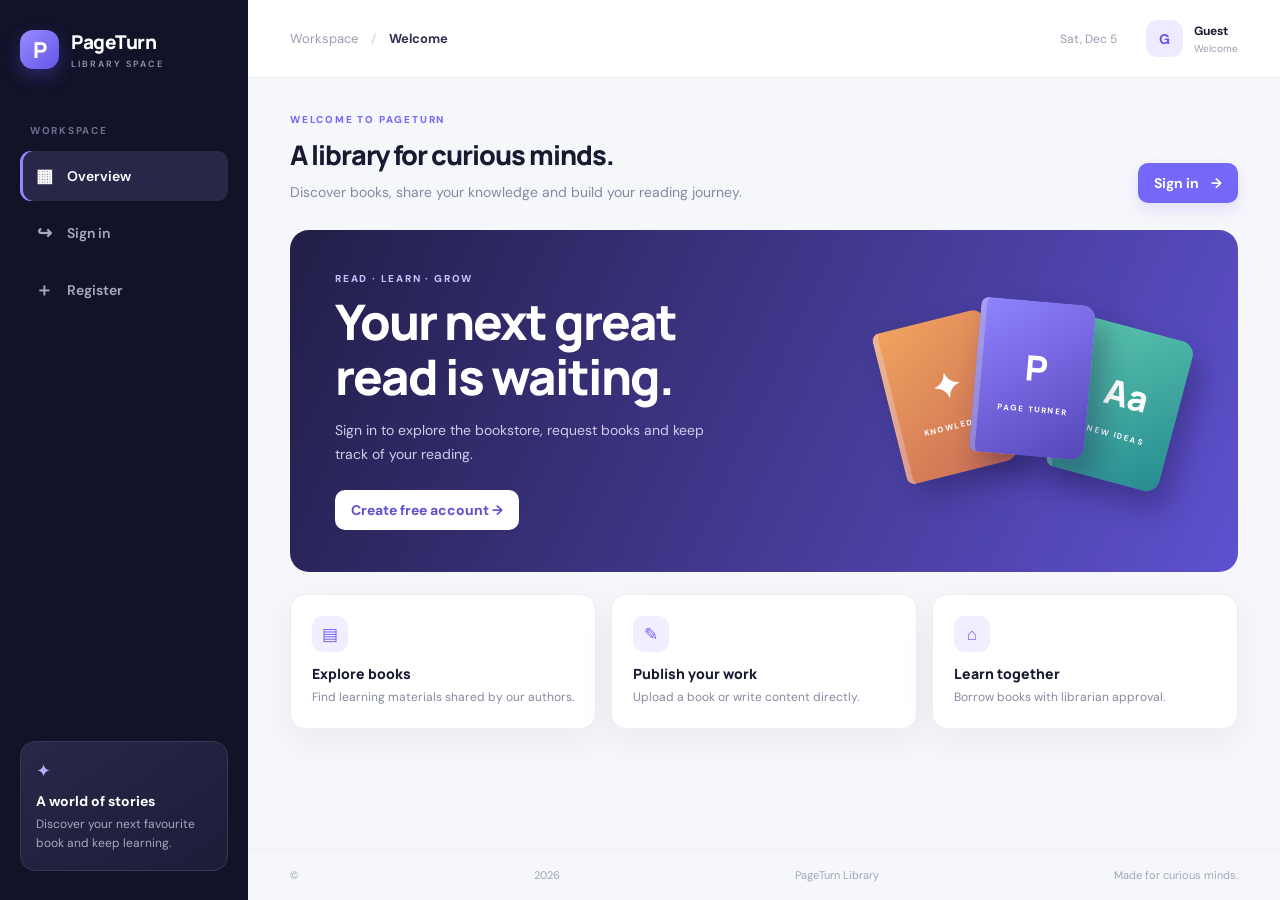
<file: index.html>
<!doctype html>
<html lang="en">
<head>
  <meta charset="utf-8"><meta name="viewport" content="width=device-width, initial-scale=1">
  <meta name="theme-color" content="#101326"><title>PageTurn — Library</title>
  <link rel="preconnect" href="https://fonts.googleapis.com"><link rel="preconnect" href="https://fonts.gstatic.com" crossorigin>
  <link href="https://fonts.googleapis.com/css2?family=DM+Sans:wght@400;500;600;700&family=Manrope:wght@500;600;700;800&display=swap" rel="stylesheet">
  <link rel="stylesheet" href="assets/css/style.css">
  <script src="assets/js/app.js" defer></script>
</head>
<body>
  <div class="app-shell">
    <aside class="sidebar" id="sidebar">
      <a class="brand" href="index.html"><span class="brand-mark">P</span><span>PageTurn<small>LIBRARY SPACE</small></span></a>
      <div class="side-label">WORKSPACE</div>
      <nav id="sideNav"><a class="nav-link active" href="#dashboard"><span>▦</span> Overview</a><a class="nav-link" href="#books"><span>▤</span> Bookstore</a><a class="nav-link" href="#activity"><span>◷</span> My activity</a></nav>
      <div class="sidebar-bottom"><div class="help-card"><span class="help-icon">✦</span><strong>A world of stories</strong><p>Discover your next favourite book and keep learning.</p></div><button class="logout-link" id="logoutBtn">↪ <span>Sign out</span></button></div>
    </aside>
    <main class="main-area">
      <header class="topbar"><button class="mobile-menu" id="menuBtn" aria-label="Open menu">☰</button><div class="breadcrumb">Workspace <span>/</span> <b id="crumb">Overview</b></div><div class="top-actions"><span class="today" id="today"></span><div class="avatar" id="avatar">G</div><div class="user-mini"><b id="topName">Guest</b><small id="topRole">Welcome</small></div></div></header>
      <section class="content" id="content"><div class="loading"><span class="spinner"></span> Loading your library...</div></section>
      <footer>© <span id="year"></span> PageTurn Library <span>Made for curious minds.</span></footer>
    </main>
  </div>
  <div class="toast" id="toast" role="status"></div>
  <dialog id="readDialog" class="read-dialog"><form method="dialog"><button class="dialog-close" aria-label="Close">×</button></form><div id="readContent"></div></dialog>
</body>
</html>
</file>
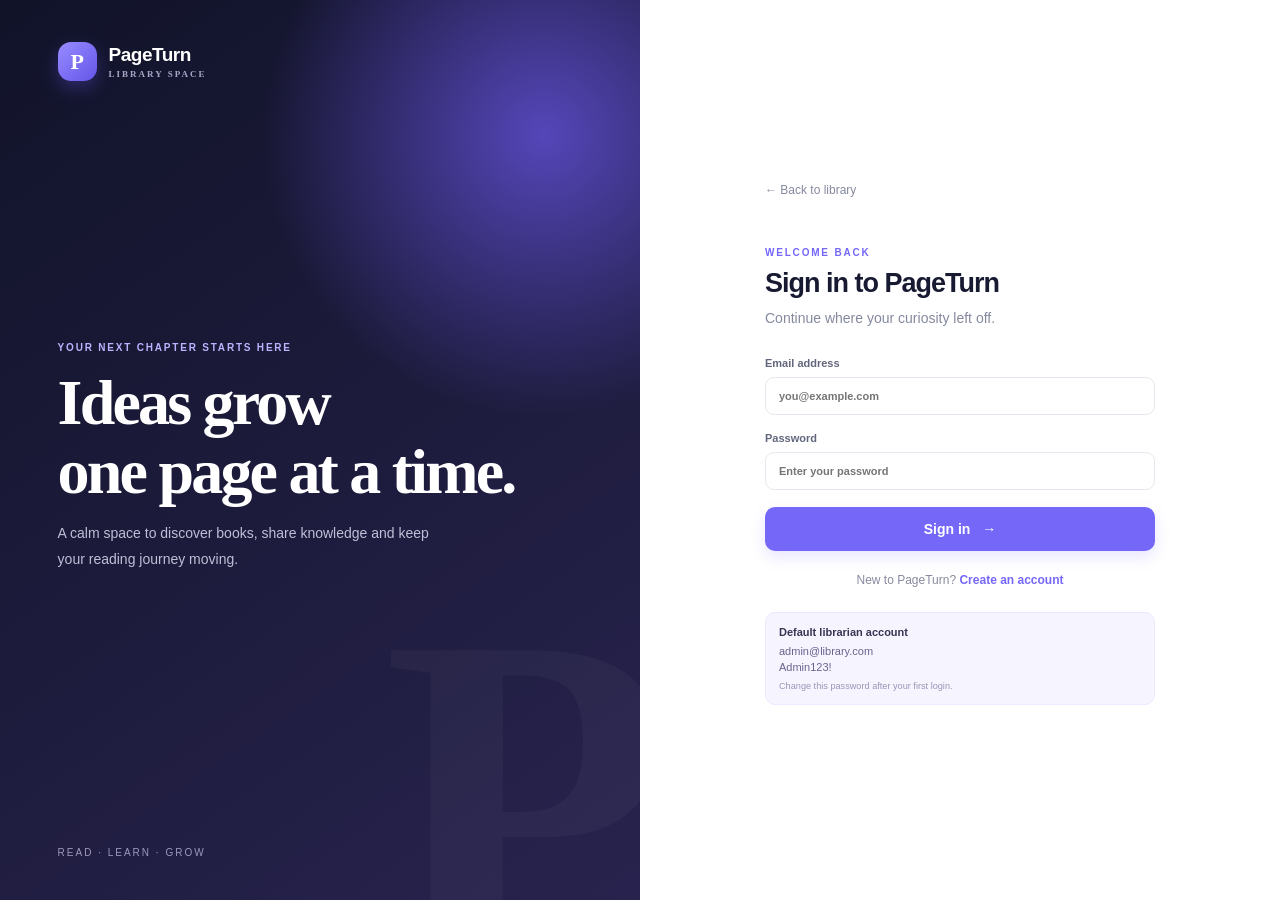
<file: login.html>
<!doctype html><html lang="en"><head><meta charset="utf-8"><meta name="viewport" content="width=device-width, initial-scale=1"><title>Sign in — PageTurn</title><link rel="stylesheet" href="assets/css/style.css"><script src="assets/js/app.js" defer></script></head><body class="auth-page"><main class="auth-layout"><section class="auth-art"><a class="brand light" href="index.html"><span class="brand-mark">P</span><span>PageTurn<small>LIBRARY SPACE</small></span></a><div><span class="eyebrow">YOUR NEXT CHAPTER STARTS HERE</span><h1>Ideas grow<br>one page at a time.</h1><p>A calm space to discover books, share knowledge and keep your reading journey moving.</p></div><span class="art-note">READ · LEARN · GROW</span></section><section class="auth-panel"><div class="auth-form-wrap"><a class="back-link" href="index.html">← Back to library</a><span class="eyebrow">WELCOME BACK</span><h2>Sign in to PageTurn</h2><p class="muted">Continue where your curiosity left off.</p><form id="loginForm" class="stack-form"><label>Email address<input type="email" name="email" placeholder="you@example.com" required></label><label>Password<input type="password" name="password" placeholder="Enter your password" required></label><button class="btn primary full" type="submit">Sign in <span>→</span></button></form><p class="switch-auth">New to PageTurn? <a href="register.html">Create an account</a></p><div class="admin-hint"><b>Default librarian account</b><span>admin@library.com</span><span>Admin123!</span><small>Change this password after your first login.</small></div><div class="form-message" id="formMessage"></div></div></section></main></body></html>
</file>
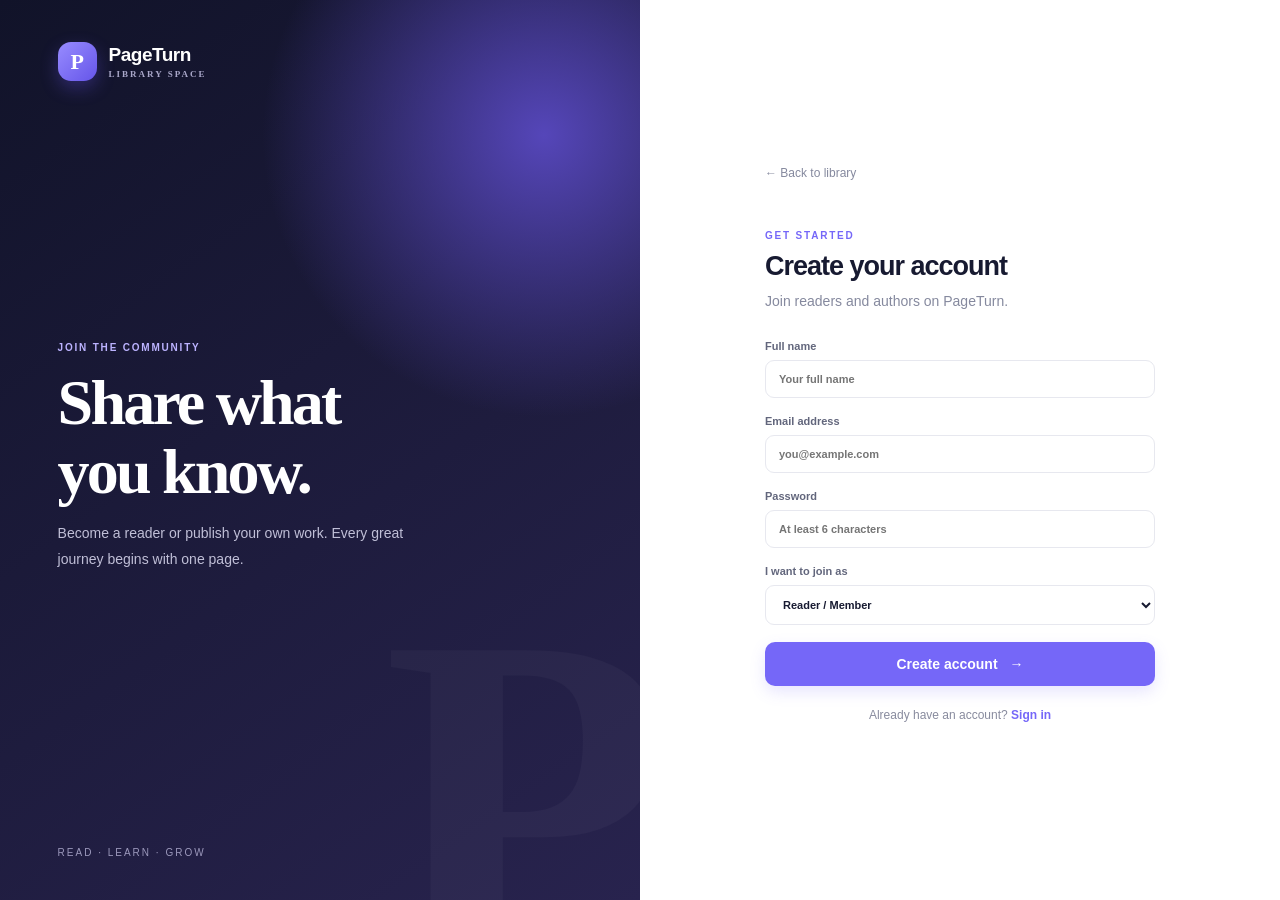
<file: register.html>
<!doctype html><html lang="en"><head><meta charset="utf-8"><meta name="viewport" content="width=device-width, initial-scale=1"><title>Create account — PageTurn</title><link rel="stylesheet" href="assets/css/style.css"><script src="assets/js/app.js" defer></script></head><body class="auth-page"><main class="auth-layout"><section class="auth-art"><a class="brand light" href="index.html"><span class="brand-mark">P</span><span>PageTurn<small>LIBRARY SPACE</small></span></a><div><span class="eyebrow">JOIN THE COMMUNITY</span><h1>Share what<br>you know.</h1><p>Become a reader or publish your own work. Every great journey begins with one page.</p></div><span class="art-note">READ · LEARN · GROW</span></section><section class="auth-panel"><div class="auth-form-wrap"><a class="back-link" href="index.html">← Back to library</a><span class="eyebrow">GET STARTED</span><h2>Create your account</h2><p class="muted">Join readers and authors on PageTurn.</p><form id="registerForm" class="stack-form"><label>Full name<input name="name" placeholder="Your full name" required maxlength="100"></label><label>Email address<input type="email" name="email" placeholder="you@example.com" required></label><label>Password<input type="password" name="password" placeholder="At least 6 characters" minlength="6" required></label><label>I want to join as<select name="role" required><option value="member">Reader / Member</option><option value="author">Author</option></select></label><button class="btn primary full" type="submit">Create account <span>→</span></button></form><p class="switch-auth">Already have an account? <a href="login.html">Sign in</a></p><div class="form-message" id="formMessage"></div></div></section></main></body></html>
</file>
<file: assets/css/style.css>
:root{--ink:#171a31;--muted:#85899e;--purple:#7567f8;--purple-dark:#5b4ce2;--bg:#f6f7fb;--line:#eceef4;--white:#fff;--green:#20a779;--orange:#e99a43;--red:#df626d;--shadow:0 12px 35px rgba(28,31,65,.055)}*{box-sizing:border-box}body{margin:0;background:var(--bg);color:var(--ink);font-family:'DM Sans',sans-serif;font-size:14px}button,input,textarea,select{font:inherit}button,a{-webkit-tap-highlight-color:transparent}a{color:inherit;text-decoration:none}.app-shell{min-height:100vh}.sidebar{position:fixed;inset:0 auto 0 0;width:248px;background:#111329;color:#fff;padding:29px 20px;display:flex;flex-direction:column;z-index:5}.brand{display:flex;align-items:center;gap:12px;font:800 19px Manrope,sans-serif;letter-spacing:-.5px}.brand small{display:block;color:#9295b2;font:600 9px 'DM Sans';letter-spacing:2px;margin-top:3px}.brand-mark{height:39px;width:39px;border-radius:13px;display:grid;place-items:center;background:linear-gradient(135deg,#988cff,#6555e9);font:800 22px Manrope;box-shadow:0 7px 18px #6555e955}.side-label{font-size:10px;letter-spacing:1.7px;color:#6e718e;font-weight:700;margin:54px 10px 14px}.sidebar nav{display:grid;gap:7px}.nav-link{padding:13px 14px;border-radius:11px;color:#a7a9c0;display:flex;gap:13px;align-items:center;font-weight:600;transition:.2s}.nav-link span{font-size:18px;width:20px;text-align:center}.nav-link:hover,.nav-link.active{background:#292747;color:#fff}.nav-link.active{box-shadow:inset 3px 0 #9589ff}.sidebar-bottom{margin-top:auto}.help-card{padding:17px 15px;background:linear-gradient(145deg,#282747,#1b1d39);border:1px solid #393756;border-radius:15px}.help-icon{color:#b7adff;font-size:18px}.help-card strong{display:block;margin:9px 0 5px}.help-card p{margin:0;color:#a7a8c0;font-size:12px;line-height:1.6}.logout-link{border:0;background:none;color:#aaaac0;padding:22px 10px 0;cursor:pointer;display:flex;gap:12px;font-weight:600}.main-area{margin-left:248px;min-height:100vh;display:flex;flex-direction:column}.topbar{height:78px;background:#fff;border-bottom:1px solid var(--line);display:flex;align-items:center;justify-content:space-between;padding:0 42px;position:sticky;top:0;z-index:4}.breadcrumb{color:#9a9caf;font-size:13px}.breadcrumb span{margin:0 10px;color:#d1d2dc}.breadcrumb b{color:#30334d;font-weight:700}.top-actions{display:flex;align-items:center;gap:11px}.today{font-size:12px;color:#9a9caf;margin-right:18px}.avatar{width:37px;height:37px;border-radius:12px;background:#eeeaff;color:#6758e8;display:grid;place-items:center;font-weight:800}.user-mini b,.user-mini small{display:block}.user-mini b{font-size:12px}.user-mini small{font-size:10px;color:#9a9caf;margin-top:3px;text-transform:capitalize}.content{width:min(1400px,100%);padding:35px 42px 48px;margin:0 auto;flex:1}footer{padding:18px 42px;color:#a1a4b4;font-size:11px;border-top:1px solid var(--line);display:flex;justify-content:space-between}.mobile-menu{display:none;border:0;background:none;font-size:20px;color:var(--ink)}.page-heading{display:flex;align-items:flex-end;justify-content:space-between;gap:20px;margin-bottom:27px}.eyebrow{font-size:10px;font-weight:800;letter-spacing:1.8px;color:var(--purple);display:block;margin-bottom:10px}.page-heading h1,.auth-form-wrap h2{font:800 27px Manrope,sans-serif;letter-spacing:-1px;margin:0 0 8px}.page-heading p,.muted{margin:0;color:var(--muted);line-height:1.6}.btn{border:0;border-radius:10px;padding:11px 16px;font-weight:700;cursor:pointer;transition:.2s;display:inline-flex;align-items:center;justify-content:center;gap:12px}.btn:hover{transform:translateY(-1px);filter:brightness(.98)}.primary{background:var(--purple);color:#fff;box-shadow:0 6px 15px #7567f82c}.primary:hover{background:var(--purple-dark)}.soft{background:#f0eeff;color:#695be8}.danger{background:#fff0f1;color:#d4515e}.success{background:#e8f8f1;color:#16875f}.small-btn{padding:7px 10px;font-size:11px;border-radius:8px}.stats-grid{display:grid;grid-template-columns:repeat(4,1fr);gap:16px;margin-bottom:26px}.stat-card{background:#fff;border:1px solid var(--line);border-radius:15px;padding:19px 20px;box-shadow:var(--shadow)}.stat-top{display:flex;align-items:center;justify-content:space-between;color:#85899e;font-size:12px}.stat-icon{width:36px;height:36px;border-radius:11px;background:#f0eeff;color:#7061f1;display:grid;place-items:center;font-size:17px}.stat-number{font:800 27px Manrope;margin-top:13px;letter-spacing:-1px}.stat-note{font-size:11px;color:#a1a4b4;margin-top:4px}.panel{background:#fff;border:1px solid var(--line);border-radius:15px;padding:21px;box-shadow:var(--shadow);margin-bottom:20px;min-width:0}.panel-head{display:flex;align-items:center;justify-content:space-between;gap:12px;margin-bottom:17px}.panel-head h3{font:800 15px Manrope;margin:0}.panel-head p{margin:5px 0 0;color:var(--muted);font-size:12px}.book-grid{display:grid;grid-template-columns:repeat(3,minmax(0,1fr));gap:17px}.book-card{border:1px solid var(--line);border-radius:14px;overflow:hidden;background:#fff;transition:.2s;min-width:0}.book-card:hover{transform:translateY(-3px);box-shadow:var(--shadow)}.book-cover{height:132px;background:linear-gradient(135deg,#29264d,#7364f2);display:flex;align-items:flex-end;padding:18px;color:#fff;position:relative;overflow:hidden}.book-cover:before,.book-cover:after{content:'';position:absolute;border:1px solid #ffffff22;border-radius:50%;width:190px;height:190px;right:-65px;top:-105px}.book-cover:after{width:130px;height:130px;right:-20px;top:-65px}.book-cover .cover-tag{font-size:9px;letter-spacing:1.5px;text-transform:uppercase;color:#dedaff;position:relative;z-index:1}.book-body{padding:15px}.book-body h4{font:800 14px Manrope;margin:0 0 6px;overflow-wrap:anywhere}.book-author{font-size:11px;color:var(--muted)}.book-desc{color:#777c91;font-size:12px;line-height:1.6;margin:12px 0;min-height:38px}.book-meta{display:flex;align-items:center;justify-content:space-between;color:#989bad;font-size:10px;padding-top:10px;border-top:1px solid var(--line)}.book-actions{display:flex;gap:7px;flex-wrap:wrap;margin-top:13px}.book-actions .btn{flex:1}.badge{display:inline-flex;padding:5px 9px;border-radius:30px;font-size:10px;font-weight:800;text-transform:capitalize}.badge.pending{background:#fff4e6;color:#c47a20}.badge.approved{background:#e7f8f0;color:#16875f}.badge.rejected{background:#fff0f1;color:#d4515e}.badge.returned{background:#f0eff5;color:#77788a}.table-wrap{overflow:auto}table{border-collapse:collapse;width:100%;white-space:nowrap}th{text-align:left;font-size:10px;text-transform:uppercase;letter-spacing:1px;color:#9a9caf;font-weight:800;padding:11px 12px;border-bottom:1px solid var(--line)}td{padding:13px 12px;border-bottom:1px solid #f1f2f6;font-size:12px;color:#555970}tr:last-child td{border-bottom:0}.empty{padding:30px 15px;text-align:center;color:#999caf;font-size:13px}.empty strong{display:block;color:#41445c;margin-bottom:5px}.toolbar{display:flex;gap:10px;align-items:center;flex-wrap:wrap;margin-bottom:18px}.search{border:1px solid var(--line);border-radius:10px;padding:11px 13px;min-width:230px;background:#fff;outline:none}.search:focus,input:focus,textarea:focus,select:focus{border-color:#a59cff!important;box-shadow:0 0 0 3px #7567f81c}.form-grid{display:grid;grid-template-columns:1fr 1fr;gap:13px}.field{display:grid;gap:7px}.field.full-field{grid-column:1/-1}.field label,.stack-form label{font-size:11px;color:#62667c;font-weight:700}.field input,.field textarea,.field select,.stack-form input,.stack-form select{width:100%;padding:12px 13px;border:1px solid #e7e8ef;border-radius:9px;background:#fff;outline:none;color:var(--ink)}.field textarea{min-height:110px;resize:vertical}.field small{color:#9a9caf;font-size:10px}.form-actions{display:flex;justify-content:flex-end;margin-top:15px}.two-col{display:grid;grid-template-columns:1.35fr 1fr;gap:19px}.loading{padding:90px;text-align:center;color:#8c8fa3}.spinner{display:inline-block;width:19px;height:19px;border:2px solid #e3e1ff;border-top-color:var(--purple);border-radius:50%;animation:spin .8s linear infinite;vertical-align:middle;margin-right:9px}@keyframes spin{to{transform:rotate(360deg)}}.toast{position:fixed;right:25px;bottom:25px;background:#22243c;color:#fff;padding:13px 18px;border-radius:11px;box-shadow:0 12px 30px #15162e35;z-index:20;opacity:0;transform:translateY(10px);pointer-events:none;transition:.25s;max-width:min(400px,calc(100vw - 35px));font-size:13px}.toast.show{opacity:1;transform:translateY(0)}.read-dialog{border:0;border-radius:17px;width:min(700px,calc(100% - 30px));max-height:85vh;padding:30px;box-shadow:0 20px 80px #15162e55}.read-dialog::backdrop{background:#101326aa;backdrop-filter:blur(4px)}.dialog-close{float:right;border:0;background:#f2f1fa;border-radius:50%;width:32px;height:32px;font-size:21px;cursor:pointer}.reader-text{white-space:pre-wrap;line-height:1.9;color:#555970;font-size:14px}.reader-title{font:800 24px Manrope;margin:12px 0}.auth-page{background:#fff;min-height:100vh}.auth-layout{min-height:100vh;display:grid;grid-template-columns:1fr 1fr}.auth-art{background:radial-gradient(circle at 85% 15%,#5546b9 0,transparent 30%),linear-gradient(145deg,#111329,#28234e);padding:42px 9%;color:#fff;display:flex;flex-direction:column;justify-content:space-between;position:relative;overflow:hidden}.auth-art:after{content:'P';position:absolute;font:800 470px Manrope;color:#ffffff08;right:-30px;bottom:-170px}.brand.light small{color:#aaa8ca}.auth-art>div{max-width:470px;position:relative;z-index:1}.auth-art h1{font:800 clamp(38px,5vw,65px)/1.08 Manrope;letter-spacing:-2.8px;margin:15px 0}.auth-art p{color:#c0bfd7;line-height:1.8;max-width:390px}.auth-art .eyebrow{color:#bcb3ff}.art-note{font-size:10px;letter-spacing:2px;color:#9c99bc}.auth-panel{display:grid;place-items:center;padding:45px 25px}.auth-form-wrap{width:min(390px,100%)}.auth-form-wrap h2{font-size:27px}.back-link{display:inline-block;color:#85899e;font-size:12px;margin-bottom:50px}.stack-form{display:grid;gap:17px;margin-top:28px}.stack-form label{display:grid;gap:8px}.full{width:100%;padding:14px}.switch-auth{text-align:center;color:#888b9e;font-size:12px;margin-top:22px}.switch-auth a{color:var(--purple);font-weight:800}.admin-hint{background:#f6f5ff;border:1px solid #eceaff;border-radius:10px;padding:13px;margin-top:25px;display:grid;gap:4px;font-size:11px;color:#69618e}.admin-hint b{color:#393452;margin-bottom:3px}.admin-hint small{color:#9a94b7;margin-top:4px}.form-message{margin-top:14px;color:#d4515e;font-size:12px}.form-message.ok{color:#16875f}
@media(max-width:1100px){.stats-grid{grid-template-columns:repeat(2,1fr)}.book-grid{grid-template-columns:repeat(2,minmax(0,1fr))}.content{padding:28px}.topbar{padding:0 28px}.two-col{grid-template-columns:1fr}}
@media(max-width:700px){.sidebar{transform:translateX(-100%);transition:.25s;width:250px}.sidebar.open{transform:translateX(0);box-shadow:20px 0 50px #11132940}.main-area{margin-left:0}.mobile-menu{display:block}.topbar{height:65px;padding:0 17px;gap:10px}.breadcrumb{margin-right:auto;font-size:11px}.today,.user-mini{display:none}.content{padding:25px 16px 35px}.page-heading{align-items:flex-start;flex-direction:column}.page-heading h1{font-size:23px}.stats-grid{gap:10px}.stat-card{padding:14px}.stat-number{font-size:23px}.book-grid{grid-template-columns:1fr}.book-cover{height:110px}.panel{padding:15px}.form-grid{grid-template-columns:1fr}.field.full-field{grid-column:auto}footer{padding:15px 17px;font-size:10px}.auth-layout{grid-template-columns:1fr}.auth-art{min-height:260px;padding:25px 8%}.auth-art h1{font-size:39px;margin:8px 0}.auth-art p{font-size:12px}.art-note{display:none}.auth-panel{padding:38px 24px}.back-link{margin-bottom:30px}.read-dialog{padding:22px}.toolbar .search{width:100%;min-width:0}}
.hero-guest{background:linear-gradient(115deg,#211e47,#5e51cf);border-radius:19px;padding:42px 45px;color:#fff;display:flex;align-items:center;justify-content:space-between;min-height:300px;overflow:hidden;position:relative;margin:10px 0 22px}.hero-guest>div:first-child{max-width:460px;position:relative;z-index:1}.hero-guest .eyebrow{color:#c8c1ff}.hero-guest h2{font:800 clamp(32px,4vw,49px)/1.12 Manrope;letter-spacing:-2px;margin:0 0 13px}.hero-guest p{color:#d0cdec;line-height:1.7;max-width:390px;margin-bottom:23px}.hero-graphic{width:330px;height:220px;position:relative;flex-shrink:0}.floating-book{position:absolute;width:115px;height:155px;border-radius:8px 14px 14px 8px;box-shadow:12px 15px 28px #17133c55;display:flex;flex-direction:column;justify-content:center;align-items:center;font:800 35px Manrope;color:#fff;border-left:6px solid #ffffff55}.floating-book small{font:700 8px 'DM Sans';letter-spacing:1.5px;margin-top:12px}.book-one{background:linear-gradient(145deg,#f0a35e,#c96b55);left:25px;top:28px;transform:rotate(-14deg)}.book-two{background:linear-gradient(145deg,#8f83ff,#5546b9);left:112px;top:10px;transform:rotate(5deg);z-index:2}.book-three{background:linear-gradient(145deg,#5ac4ad,#278b91);left:200px;top:36px;transform:rotate(15deg)}.guest-links{display:grid;grid-template-columns:repeat(3,1fr);gap:15px}.guest-links .panel{margin:0}.guest-links h3{font:800 14px Manrope;margin:12px 0 5px}.guest-links p{color:var(--muted);font-size:12px;line-height:1.6;margin:0}.collection-row,.member-row{display:flex;align-items:center;gap:11px;padding:11px 0;border-bottom:1px solid #f0f1f5}.collection-row:last-child,.member-row:last-child{border:0}.mini-cover{width:39px;height:45px;border-radius:7px;background:#efedff;color:#7465ee;display:grid;place-items:center;font-size:18px}.collection-info{flex:1;min-width:0}.collection-info b,.collection-info small,.member-row b,.member-row small{display:block}.collection-info b,.member-row b{font-size:12px}.collection-info small,.member-row small{font-size:10px;color:#9a9caf;margin-top:4px}.collection-row>strong{font:800 13px Manrope}.collection-row>strong small{font:500 10px 'DM Sans';color:#999}.member-row .avatar{width:33px;height:33px;border-radius:10px}.table-sub{display:block;color:#9a9caf;font-size:10px;margin-top:4px}.inline-actions{display:flex;align-items:center;gap:5px}.days-input{width:54px;border:1px solid var(--line);border-radius:7px;padding:7px;font-size:11px}.hero-guest .btn{background:#fff;color:#5e51cf;box-shadow:none}
@media(max-width:700px){.hero-guest{padding:28px 22px;min-height:280px}.hero-graphic{opacity:.22;position:absolute;right:-110px;bottom:-15px}.guest-links{grid-template-columns:1fr}.inline-actions{flex-wrap:wrap}}
</file>
